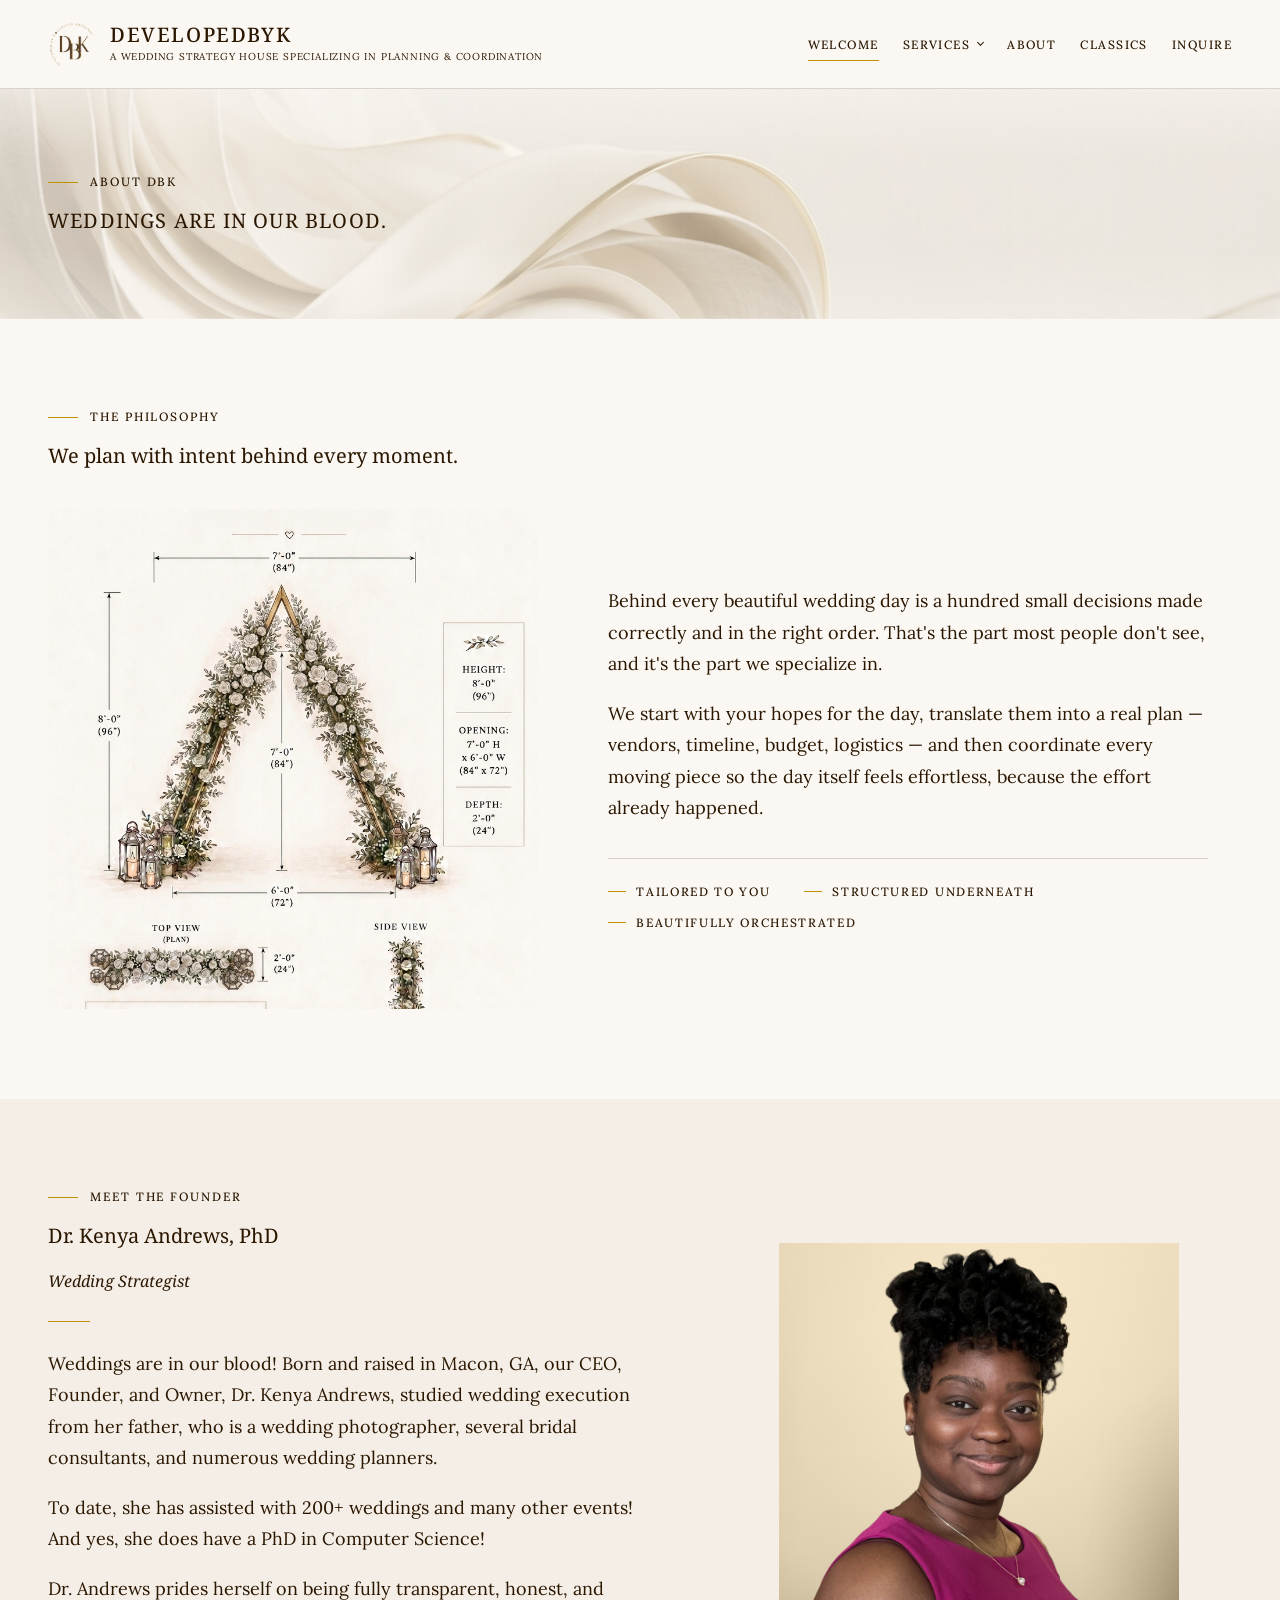
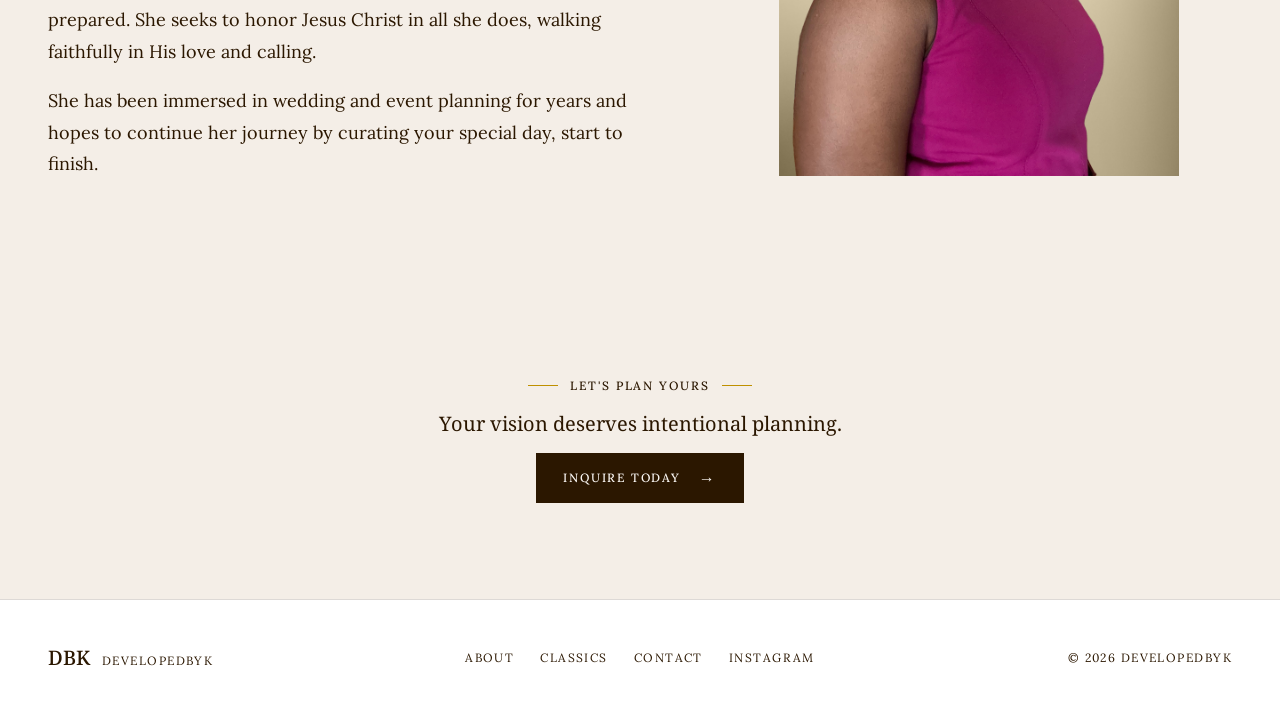
<file: about.html>
<!DOCTYPE html>
<html lang="en">
<head>
  <meta charset="UTF-8">
  <meta name="viewport" content="width=device-width, initial-scale=1.0">

  <title>About — DevelopedByK</title>
  <meta name="description" content="Meet Dr. Kenya Andrews and the philosophy behind DevelopedByK.">

  <link rel="preconnect" href="https://fonts.googleapis.com">
  <link rel="preconnect" href="https://fonts.gstatic.com" crossorigin>

  <!-- Lora = body text. Noto Serif = Droid Serif's current Google Fonts successor (headings). -->
  <link
    href="https://fonts.googleapis.com/css2?family=Noto+Serif:wght@400;500;600&family=Lora:wght@400;500;600&display=swap"
    rel="stylesheet"
  >

  <link rel="stylesheet" href="styles.css">
</head>

<body>

  <!-- =========================================================
       HEADER
  ========================================================== -->

  <header class="site-header">

    <nav class="nav">

      <a class="brand" href="index.html">

        <span class="brand-mark">
          <img src="assets/logo.png" alt="DevelopedByK">
        </span>

        <span class="brand-copy">
          <strong>DEVELOPEDBYK</strong>
          <small>A WEDDING STRATEGY HOUSE SPECIALIZING IN PLANNING &amp; COORDINATION</small>
        </span>

      </a>

      <div class="nav-links">
        <a href="index.html" class="active">WELCOME</a>

        <div class="nav-item has-sub">
          <a href="index.html#services" aria-haspopup="true">SERVICES<span class="caret" aria-hidden="true"></span></a>
          <div class="subnav">
            <a href="index.html#services">OUR SERVICES</a>
            <a href="pricing.html">PRICING</a>
          </div>
        </div>
        <a href="about.html">ABOUT</a>
        <a href="events.html">CLASSICS</a>
        <a href="booking.html">INQUIRE</a>
      </div>

      <button
        class="nav-toggle"
        type="button"
        aria-label="Open menu"
        aria-expanded="false"
        onclick="toggleMobileNav(this)"
      >
        <span></span>
        <span></span>
        <span></span>
      </button>

    </nav>

    <div class="mobile-nav" id="mobileNav">
      <a href="index.html" class="active">WELCOME</a>
      <a href="index.html#services">SERVICES</a>
      <a href="index.html#services"" class="sub">OUR SERVICES</a>
      <a href="pricing.html" class="sub">PRICING</a>
      <a href="about.html">ABOUT</a>
      <a href="events.html">CLASSICS</a>
      <a href="booking.html">INQUIRE</a>
    </div>

  </header>

  <!-- =========================================================
       HERO
  ========================================================== -->

  <main>

    <section class="page-hero">

      <img src="assets/hero-fabric.png" alt="" aria-hidden="true">

      <div class="page-hero-overlay"></div>

      <div class="page-hero-content">

        <p class="eyebrow">ABOUT DBK</p>

        <h1>Weddings are in our blood.</h1>

      </div>

    </section>


    <!-- =======================================================
         PHILOSOPHY
    ======================================================== -->

    <section class="section bg-paper">

      <div class="wrap">

        <p class="eyebrow">THE PHILOSOPHY</p>

        <h2>We plan with intent behind every moment.</h2>

        <div class="split split-image-first" style="margin-top: 40px;">

          <div class="media">
            <img src="assets/img123.png" alt="Wedding design detail">
          </div>

          <div class="copy">

            <p>
              Behind every beautiful wedding day is a hundred small decisions
              made correctly and in the right order. That's the part most
              people don't see, and it's the part we specialize in.
            </p>

            <p>
              We start with your hopes for the day, translate them into a
              real plan — vendors, timeline, budget, logistics — and then
              coordinate every moving piece so the day itself feels
              effortless, because the effort already happened.
            </p>

            <div class="keywords">
              <span>Tailored to you</span>
              <span>Structured underneath</span>
              <span>Beautifully orchestrated</span>
            </div>

          </div>

        </div>

      </div>

    </section>


    <!-- =======================================================
         FOUNDER
    ======================================================== -->

    <section class="section bg-cream">

      <div class="wrap">

        <p class="eyebrow">MEET THE FOUNDER</p>

        <div class="split split-founder">

          <div class="copy">

            <h2>Dr. Kenya Andrews, PhD</h2>

            <p class="role">Wedding Strategist</p>

            <div class="rule"></div>

            <p>
              Weddings are in our blood! Born and raised in Macon, GA, our
              CEO, Founder, and Owner, Dr. Kenya Andrews, studied wedding
              execution from her father, who is a wedding photographer,
              several bridal consultants, and numerous wedding planners.
            </p>

            <p>
              To date, she has assisted with 200+ weddings and many other
              events! And yes, she does have a PhD in Computer Science!
            </p>

            <p>
              Dr. Andrews prides herself on being fully transparent, honest,
              and prepared. She seeks to honor Jesus Christ in all she does,
              walking faithfully in His love and calling.
            </p>

            <p>
              She has been immersed in wedding and event planning for years
              and hopes to continue her journey by curating your special day,
              start to finish.
            </p>

          </div>

          <div class="media media-portrait">
            <img src="assets/2025ProHeadshot.png" alt="Dr. Kenya Andrews">
          </div>

        </div>

      </div>

    </section>

    <!-- =======================================================
         CTA
    ======================================================== -->

    <section class="cta-band">

      <p class="eyebrow center">LET'S PLAN YOURS</p>

      <h2>Your vision deserves intentional planning.</h2>

      <a href="booking.html" class="btn">
        INQUIRE TODAY
        <span>→</span>
      </a>

    </section>

  </main>

  <!-- =========================================================
       FOOTER
  ========================================================== -->

  <footer class="site-footer">

    <a href="index.html" class="footer-brand">
      <strong>DBK</strong>
      <span>DEVELOPEDBYK</span>
    </a>

    <div class="footer-links">
      <a href="about.html">ABOUT</a>
      <a href="events.html">CLASSICS</a>
      <a href="booking.html">CONTACT</a>
      <a href="https://www.instagram.com/developedbyk" target="_blank" rel="noopener noreferrer">INSTAGRAM</a>
    </div>

    <p>© 2026 DEVELOPEDBYK</p>

  </footer>

  <script src="script.js"></script>

</body>
</html>
</file>
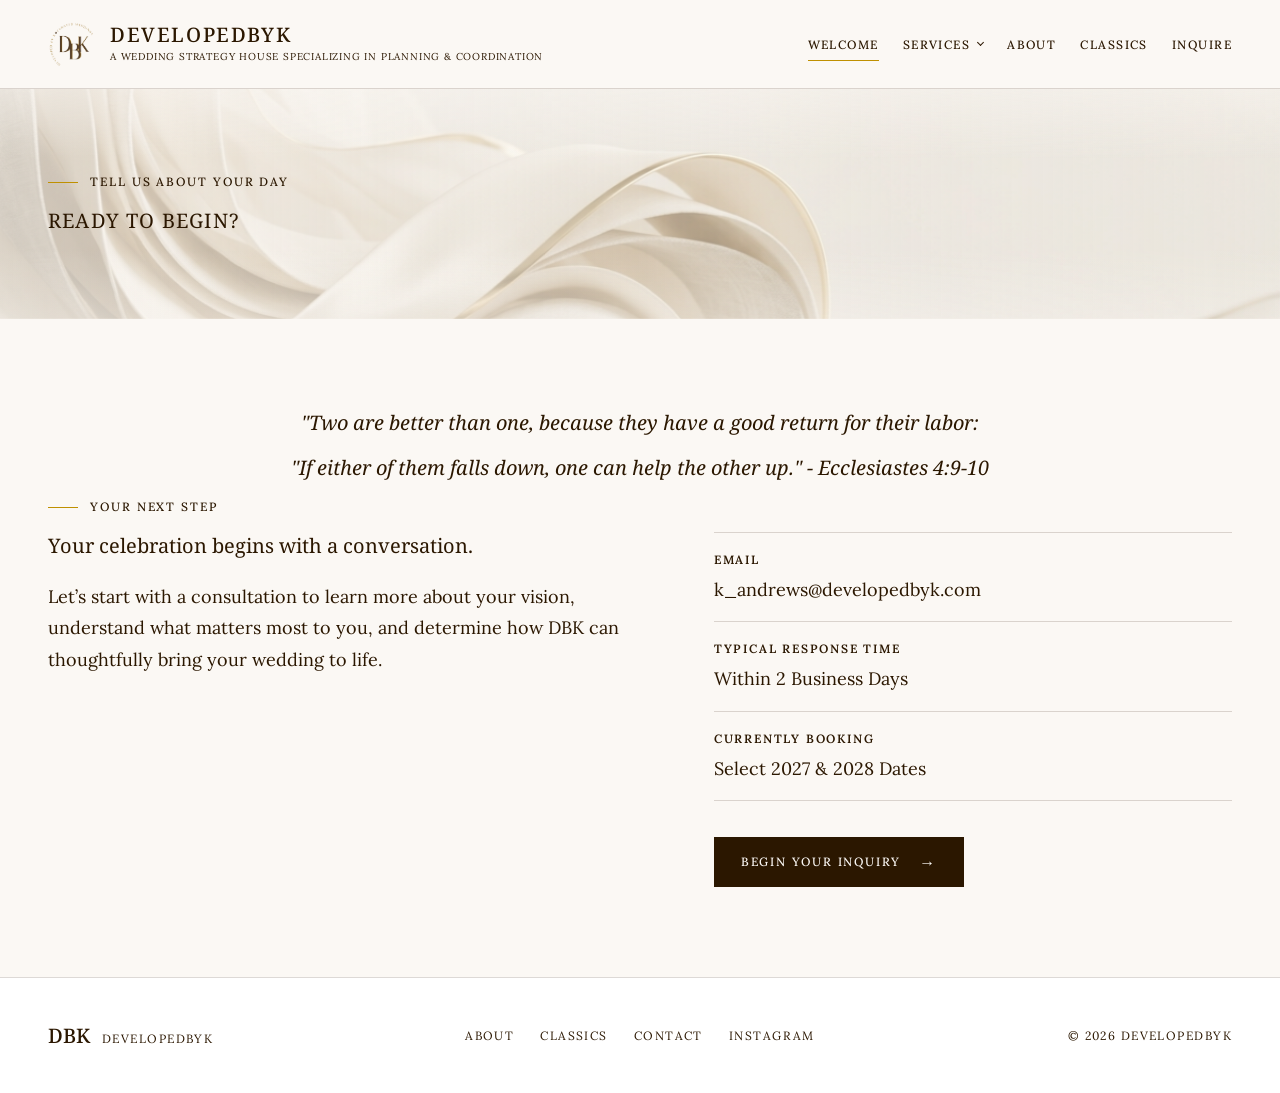
<file: booking.html>
<!DOCTYPE html>
<html lang="en">
<head>
  <meta charset="UTF-8">
  <meta name="viewport" content="width=device-width, initial-scale=1.0">

  <title>Inquire — DevelopedByK</title>
  <meta name="description" content="Begin your DevelopedByK wedding inquiry with a consultation.">

  <link rel="preconnect" href="https://fonts.googleapis.com">
  <link rel="preconnect" href="https://fonts.gstatic.com" crossorigin>

  <!-- Lora = body text. Noto Serif = Droid Serif's current Google Fonts successor (headings). -->
  <link
    href="https://fonts.googleapis.com/css2?family=Noto+Serif:wght@400;500;600&family=Lora:wght@400;500;600&display=swap"
    rel="stylesheet"
  >

  <link rel="stylesheet" href="styles.css">
</head>

<body>

  <!-- =========================================================
       HEADER
  ========================================================== -->

  <header class="site-header">

    <nav class="nav">

      <a class="brand" href="index.html">

        <span class="brand-mark">
          <img src="assets/logo.png" alt="DevelopedByK">
        </span>

        <span class="brand-copy">
          <strong>DEVELOPEDBYK</strong>
          <small>A WEDDING STRATEGY HOUSE SPECIALIZING IN PLANNING &amp; COORDINATION</small>
        </span>

      </a>

            <div class="nav-links">
        <a href="index.html" class="active">WELCOME</a>

        <div class="nav-item has-sub">
          <a href="index.html#services" aria-haspopup="true">SERVICES<span class="caret" aria-hidden="true"></span></a>
          <div class="subnav">
            <a href="index.html#services">OUR SERVICES</a>
            <a href="pricing.html">PRICING</a>
          </div>
        </div>
        <a href="about.html">ABOUT</a>
        <a href="events.html">CLASSICS</a>
        <a href="booking.html">INQUIRE</a>
      </div>

      <button
        class="nav-toggle"
        type="button"
        aria-label="Open menu"
        aria-expanded="false"
        onclick="toggleMobileNav(this)"
      >
        <span></span>
        <span></span>
        <span></span>
      </button>

    </nav>

    <div class="mobile-nav" id="mobileNav">
      <a href="index.html" class="active">WELCOME</a>
      <a href="index.html#services">SERVICES</a>
      <a href="index.html#services"" class="sub">OUR SERVICES</a>
      <a href="pricing.html" class="sub">PRICING</a>
      <a href="about.html">ABOUT</a>
      <a href="events.html">CLASSICS</a>
      <a href="booking.html">INQUIRE</a>
    </div>

  </header>

  <!-- =========================================================
       HERO
  ========================================================== -->

  <main>

    <section class="page-hero">

      <img src="assets/hero-fabric.png" alt="" aria-hidden="true">

      <div class="page-hero-overlay"></div>

      <div class="page-hero-content">

        <p class="eyebrow">TELL US ABOUT YOUR DAY</p>

        <h1>Ready to begin?</h1>

      </div>

    </section>


    <!-- =======================================================
         CONSULTATION INTRO
    ======================================================== -->

    <section class="section bg-paper">

      <div class="wrap">
        <div style="text-align: center;">
    <h2><em>"Two are better than one, because they have a good return for their labor:</em></h2>
    <h2><em>"If either of them falls down, one can help the other up." - Ecclesiastes 4:9-10</em></h2>
</div>
        <p class="eyebrow">YOUR NEXT STEP</p>

        <div class="split split-booking" style="margin-top: 10px;">

          <div class="booking-lead">

            <h2>Your celebration begins with a conversation.</h2>

            <p>
              Let’s start with a consultation to learn more about your vision,
              understand what matters most to you, and determine how DBK can
              thoughtfully bring your wedding to life.
            </p>

          </div>

          <div class="booking-copy">

          <div class="booking-details">

            <div>
              <span>EMAIL</span>
              <a href="mailto:k_andrews@developedbyk.com">k_andrews@developedbyk.com</a>
            </div>

            <div>
              <span>TYPICAL RESPONSE TIME</span>
              <strong>Within 2 Business Days</strong>
            </div>

            <div>
              <span>CURRENTLY BOOKING</span>
              <strong>Select 2027 &amp; 2028 Dates</strong>
            </div>

          </div>

          <!-- THIS IS THE BUTTON THAT OPENS THE POPUP -->

          <button type="button" class="btn" onclick="openConsultationModal()">
            BEGIN YOUR INQUIRY
            <span>→</span>
          </button>

          </div>

        </div>

      </div>

    </section>

  </main>


  <!-- =========================================================
       CONSULTATION POPUP
  ========================================================== -->

  <div class="consultation-modal" id="consultationModal" aria-hidden="true">

    <div
      class="consultation-modal-box"
      role="dialog"
      aria-modal="true"
      aria-labelledby="consultationTitle"
    >

      <button
        type="button"
        class="consultation-modal-close"
        aria-label="Close consultation information"
        onclick="closeConsultationModal()"
      >
        ×
      </button>

      <div class="consultation-modal-content">

        <p class="eyebrow">BEFORE YOU BOOK</p>

        <h2 id="consultationTitle">Let's make sure we're the right fit.</h2>

        <p>
          Thank you for your interest in trusting the DevelopedByK team to
          curate your luxury wedding. We specialize in strategy and
          coordination.
        </p>

        <p>
          From start to finish, we craft fully tailored experiences that help
          optimize for your hopes and desires while bringing efficiency and
          flow to the entire process.
        </p>

        <div class="consultation-fee">
          <span>CONSULTATION</span>
          <strong>$50</strong>
        </div>

        <p>
          A $50 consultation fee is required to secure your appointment.
          Consultations must be completed prior to booking services.
        </p>

        <p>
          This fee will be applied toward your booking fee should you choose
          to move forward. Booking fees are determined based on the scope and
          level of service requested.
        </p>

        <!-- STRIPE CONSULTATION LINK -->

        <a
          href="https://buy.stripe.com/5kQ8wO8jP20i5RU8VKfjG00"
          class="btn btn-block"
          target="_blank"
          rel="noopener noreferrer"
        >
          RESERVE YOUR CONSULTATION
          <span>→</span>
        </a>

      </div>

    </div>

  </div>

  <!-- =========================================================
       FOOTER
  ========================================================== -->

  <footer class="site-footer">

    <a href="index.html" class="footer-brand">
      <strong>DBK</strong>
      <span>DEVELOPEDBYK</span>
    </a>

    <div class="footer-links">
      <a href="about.html">ABOUT</a>
      <a href="events.html">CLASSICS</a>
      <a href="booking.html">CONTACT</a>
      <a href="https://www.instagram.com/developedbyk" target="_blank" rel="noopener noreferrer">INSTAGRAM</a>
    </div>

    <p>© 2026 DEVELOPEDBYK</p>

  </footer>

  <script src="script.js"></script>

</body>
</html>
</file>
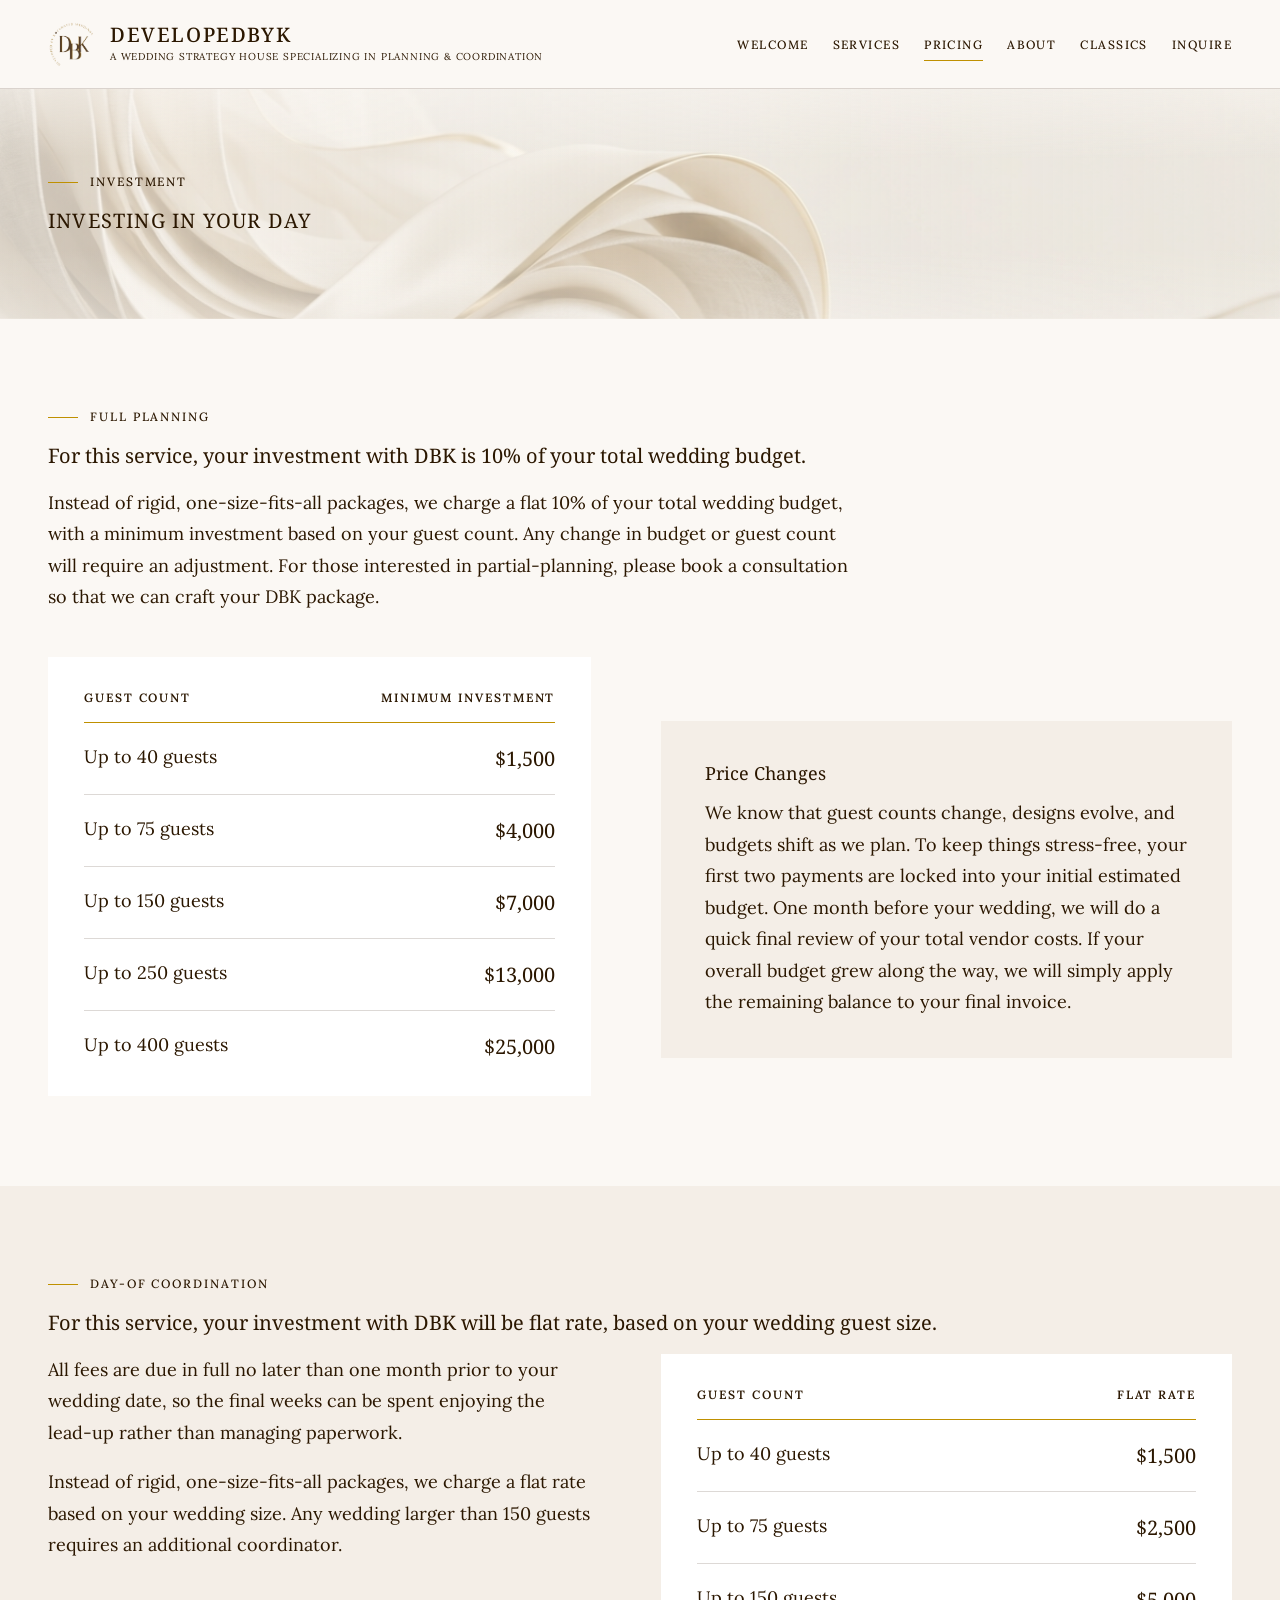
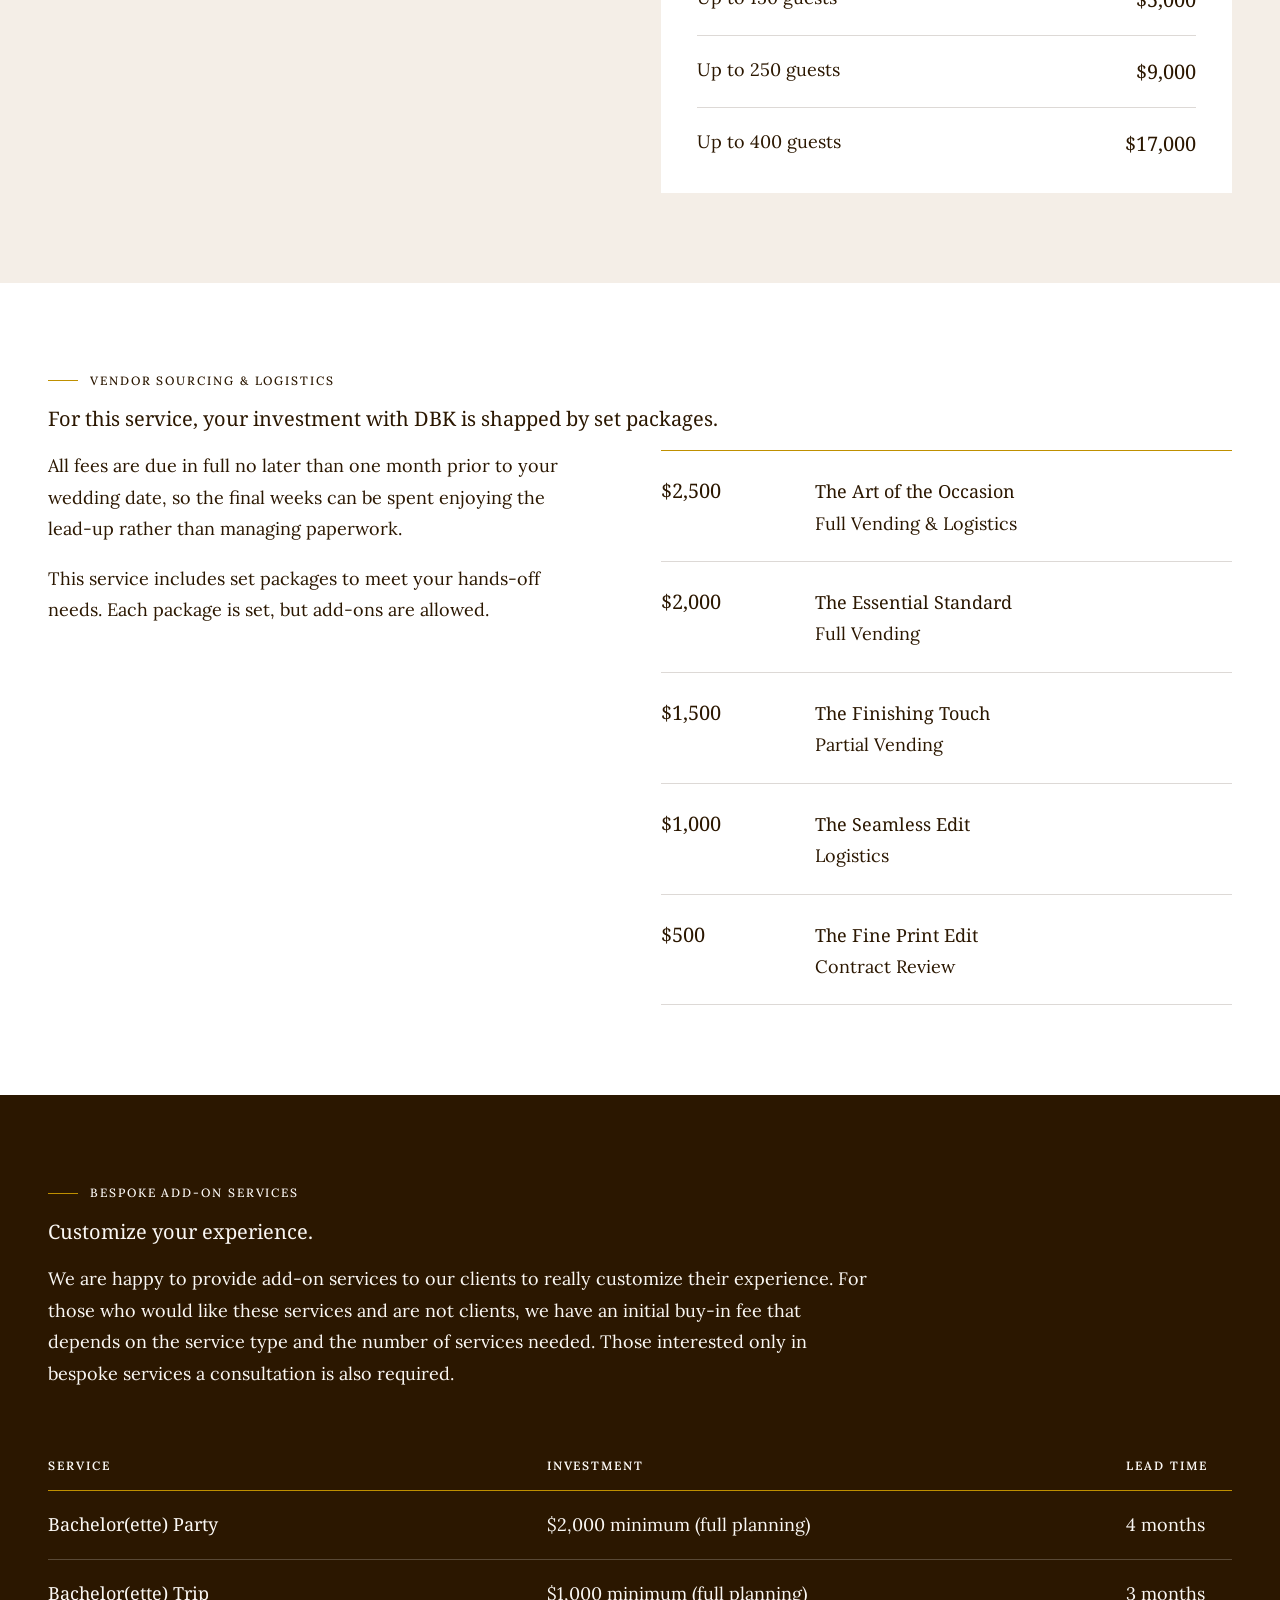
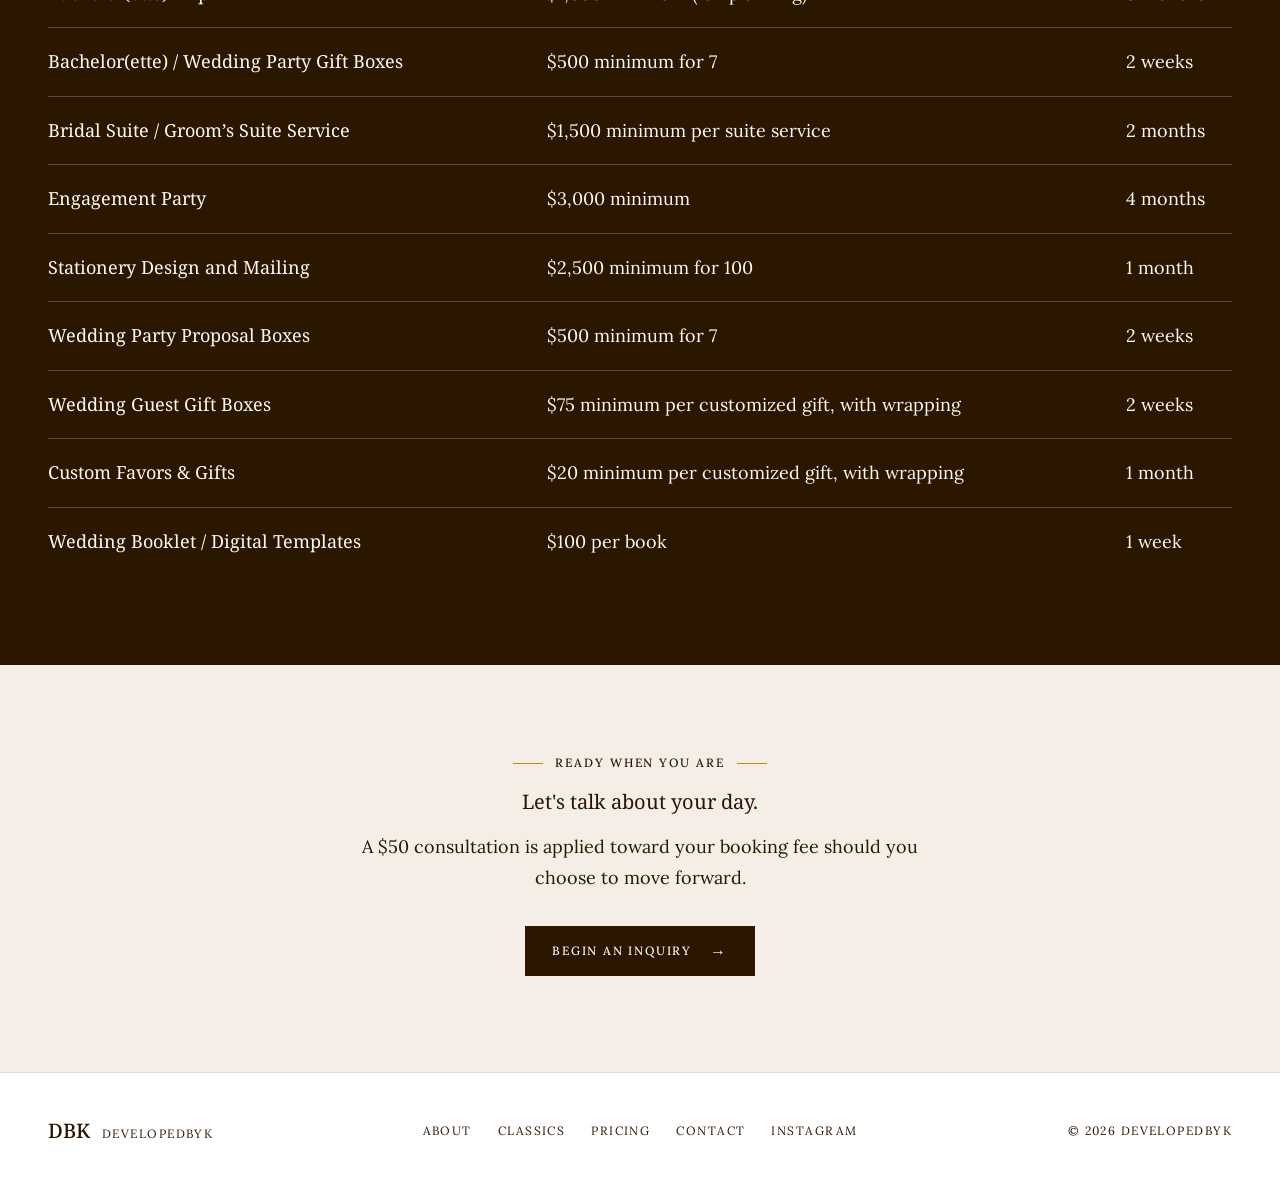
<file: pricing.html>
<!DOCTYPE html>
<html lang="en">
<head>
  <meta charset="UTF-8">
  <meta name="viewport" content="width=device-width, initial-scale=1.0">

  <title>Pricing — DevelopedByK</title>
  <meta name="description" content="Pricing for DevelopedByK full planning, day-of coordination, vendor sourcing and bespoke add-ons.">

  <link rel="preconnect" href="https://fonts.googleapis.com">
  <link rel="preconnect" href="https://fonts.gstatic.com" crossorigin>

  <!-- Lora = body text. Noto Serif = Droid Serif's current Google Fonts successor (headings). -->
  <link
    href="https://fonts.googleapis.com/css2?family=Noto+Serif:wght@400;500;600&family=Lora:wght@400;500;600&display=swap"
    rel="stylesheet"
  >

  <link rel="stylesheet" href="styles.css">
</head>

<body>

  <!-- =========================================================
       HEADER
  ========================================================== -->

  <header class="site-header">

    <nav class="nav">

      <a class="brand" href="index.html">

        <span class="brand-mark">
          <img src="assets/logo.png" alt="DevelopedByK">
        </span>

        <span class="brand-copy">
          <strong>DEVELOPEDBYK</strong>
          <small>A WEDDING STRATEGY HOUSE SPECIALIZING IN PLANNING &amp; COORDINATION</small>
        </span>

      </a>

      <div class="nav-links">
        <a href="index.html">WELCOME</a>
        <a href="index.html#services">SERVICES</a>
        <a href="pricing.html" class="active">PRICING</a>
        <a href="about.html">ABOUT</a>
        <a href="events.html">CLASSICS</a>
        <a href="booking.html">INQUIRE</a>
      </div>

      <button
        class="nav-toggle"
        type="button"
        aria-label="Open menu"
        aria-expanded="false"
        onclick="toggleMobileNav(this)"
      >
        <span></span>
        <span></span>
        <span></span>
      </button>

    </nav>

    <div class="mobile-nav" id="mobileNav">
      <a href="index.html">WELCOME</a>
      <a href="index.html#services">SERVICES</a>
      <a href="pricing.html" class="active">PRICING</a>
      <a href="about.html">ABOUT</a>
      <a href="events.html">CLASSICS</a>
      <a href="booking.html">INQUIRE</a>
    </div>

  </header>

  <!-- =========================================================
       HERO
  ========================================================== -->

  <main>

    <section class="page-hero">

      <img src="assets/hero-fabric.png" alt="" aria-hidden="true">

      <div class="page-hero-overlay"></div>

      <div class="page-hero-content">

        <p class="eyebrow">INVESTMENT</p>

        <h1>Investing in your day</h1>

      </div>

    </section>


    <!-- =======================================================
         FULL PLANNING
    ======================================================== -->

    <section class="section bg-paper" id="full-planning">

      <div class="wrap">

        <p class="eyebrow">FULL PLANNING</p>

        <h2>For this service, your investment with DBK is 10% of your total wedding budget.</h2>

        <div class="lead-copy">
          <p>
            Instead of rigid, one-size-fits-all packages, we charge a flat 10%
            of your total wedding budget, with a minimum investment based on
            your guest count. Any change in budget or guest count will require
            an adjustment. For those interested in partial-planning, please book a consultation
            so that we can craft your DBK package.
          </p>
        </div>

        <div class="split split-pricing">

          <div class="price-card">
            <table class="price-table ">
          <thead><tr><th>Guest count</th><th class="amount">Minimum investment</th></tr></thead>
          <tbody>
            <tr><td data-label="Guest count">Up to 40 guests</td><td data-label="Minimum investment" class="amount">$1,500</td></tr>
            <tr><td data-label="Guest count">Up to 75 guests</td><td data-label="Minimum investment" class="amount">$4,000</td></tr>
            <tr><td data-label="Guest count">Up to 150 guests</td><td data-label="Minimum investment" class="amount">$7,000</td></tr>
            <tr><td data-label="Guest count">Up to 250 guests</td><td data-label="Minimum investment" class="amount">$13,000</td></tr>
            <tr><td data-label="Guest count">Up to 400 guests</td><td data-label="Minimum investment" class="amount">$25,000</td></tr>
          </tbody>
        </table>
          </div>

          <!-- <div class="options">

            <div class="option">
              <p class="eyebrow">OPTION ONE</p>
              <h3>Pay in Full</h3>
              <p>
                The full service fee is paid at signing, securing your date and
                your planning team in one step. One month prior to your wedding,
                we will send an invoice containing any fee adjustments from an
                increase in budget, due three weeks prior to your wedding date.
              </p>
            </div>

            <div class="option">
              <p class="eyebrow">OPTION TWO</p>
              <h3>Scheduled Payments</h3>
              <p>
                A three-part schedule that spreads the investment across your
                planning timeline. Whether you are planning an intimate
                gathering or a grand celebration, your planning costs scale to
                the scope of your day.
              </p>
              <table class="price-table schedule">
          <thead><tr><th>Payment</th><th>Due</th></tr></thead>
          <tbody>
            <tr><td data-label="Payment">Retainer (50%)</td><td data-label="Due">At signing, to secure your date. Calculated using your starting estimated budget.</td></tr>
            <tr><td data-label="Payment">Second Payment (25%)</td><td data-label="Due">At the midpoint of your planning timeline.</td></tr>
            <tr><td data-label="Payment">Final Payment (25%)</td><td data-label="Due">No later than 30 days (1 month) prior to your wedding date.</td></tr>
          </tbody>
        </table>
            </div>

          </div>

        </div> -->

        <div class="note-box">
          <h3>Price Changes</h3>
          <p>
            We know that guest counts change, designs evolve, and budgets shift
            as we plan. To keep things stress-free, your first two payments are
            locked into your initial estimated budget. One month before your
            wedding, we will do a quick final review of your total vendor
            costs. If your overall budget grew along the way, we will simply
            apply the remaining balance to your final invoice.
          </p>
        </div>

      </div>

    </section>


    <!-- =======================================================
         DAY-OF COORDINATION
    ======================================================== -->

    <section class="section bg-cream" id="day-of">

      <div class="wrap">

        <p class="eyebrow">DAY-OF COORDINATION</p>

        <h2>For this service, your investment with DBK will be flat rate, based on your wedding guest size.</h2>

        <div class="split split-pricing">

          <div class="lead-copy">
            <p>
              All fees are due in full no later than one month prior to your
              wedding date, so the final weeks can be spent enjoying the
              lead-up rather than managing paperwork.
            </p>
            <p>
              Instead of rigid, one-size-fits-all packages, we charge a flat
              rate based on your wedding size. Any wedding larger than 150
              guests requires an additional coordinator.
            </p>
          </div>

          <div class="price-card">
            <table class="price-table ">
          <thead><tr><th>Guest count</th><th class="amount">Flat rate</th></tr></thead>
          <tbody>
            <tr><td data-label="Guest count">Up to 40 guests</td><td data-label="Flat rate" class="amount">$1,500</td></tr>
            <tr><td data-label="Guest count">Up to 75 guests</td><td data-label="Flat rate" class="amount">$2,500</td></tr>
            <tr><td data-label="Guest count">Up to 150 guests</td><td data-label="Flat rate" class="amount">$5,000</td></tr>
            <tr><td data-label="Guest count">Up to 250 guests</td><td data-label="Flat rate" class="amount">$9,000</td></tr>
            <tr><td data-label="Guest count">Up to 400 guests</td><td data-label="Flat rate" class="amount">$17,000</td></tr>
          </tbody>
        </table>
          </div>

        </div>

      </div>

    </section>


    <!-- =======================================================
         VENDOR SOURCING & LOGISTICS
    ======================================================== -->

    <section class="section bg-white" id="vendor-sourcing">

      <div class="wrap">

        <p class="eyebrow">VENDOR SOURCING &amp; LOGISTICS</p>

        <h2>For this service, your investment with DBK is shapped by set packages.</h2>

        <div class="split split-pricing">

          <div class="lead-copy">
            <p>
              All fees are due in full no later than one month prior to your
              wedding date, so the final weeks can be spent enjoying the
              lead-up rather than managing paperwork.
            </p>
            <p>
              This service includes set packages to meet your hands-off needs.
              Each package is set, but add-ons are allowed.
            </p>
          </div>

          <div class="package-list">
            <div class="package">
              <span class="package-price">$2,500</span>
              <div>
                <h3>The Art of the Occasion</h3>
                <p>Full Vending &amp; Logistics</p>
              </div>
            </div>
            <div class="package">
              <span class="package-price">$2,000</span>
              <div>
                <h3>The Essential Standard</h3>
                <p>Full Vending</p>
              </div>
            </div>
            <div class="package">
              <span class="package-price">$1,500</span>
              <div>
                <h3>The Finishing Touch</h3>
                <p>Partial Vending</p>
              </div>
            </div>
            <div class="package">
              <span class="package-price">$1,000</span>
              <div>
                <h3>The Seamless Edit</h3>
                <p>Logistics</p>
              </div>
            </div>
            <div class="package">
              <span class="package-price">$500</span>
              <div>
                <h3>The Fine Print Edit</h3>
                <p>Contract Review</p>
              </div>
            </div>
          </div>

        </div>

      </div>

    </section>


    <!-- =======================================================
         BESPOKE ADD-ONS
    ======================================================== -->

    <section class="section bg-ink" id="add-ons">

      <div class="wrap">

        <p class="eyebrow">BESPOKE ADD-ON SERVICES</p>

        <h2>Customize your experience.</h2>

        <div class="lead-copy">
          <p>
            We are happy to provide add-on services to our clients to really
            customize their experience. For those who would like these
            services and are not clients, we have an initial buy-in fee that
            depends on the service type and the number of services needed.
            Those interested only in bespoke services a consultation is also required. 
          </p>
        </div>

        <table class="price-table stack">
          <thead><tr><th>Service</th><th>Investment</th><th>Lead time</th></tr></thead>
          <tbody>
            <tr><td data-label="Service">Bachelor(ette) Party</td><td data-label="Investment">$2,000 minimum (full planning)</td><td data-label="Lead time">4 months</td></tr>
            <tr><td data-label="Service">Bachelor(ette) Trip</td><td data-label="Investment">$1,000 minimum (full planning)</td><td data-label="Lead time">3 months</td></tr>
            <tr><td data-label="Service">Bachelor(ette) / Wedding Party Gift Boxes</td><td data-label="Investment">$500 minimum for 7</td><td data-label="Lead time">2 weeks</td></tr>
            <tr><td data-label="Service">Bridal Suite / Groom’s Suite Service</td><td data-label="Investment">$1,500 minimum per suite service</td><td data-label="Lead time">2 months</td></tr>
            <tr><td data-label="Service">Engagement Party</td><td data-label="Investment">$3,000 minimum</td><td data-label="Lead time">4 months</td></tr>
            <tr><td data-label="Service">Stationery Design and Mailing</td><td data-label="Investment">$2,500 minimum for 100</td><td data-label="Lead time">1 month</td></tr>
            <tr><td data-label="Service">Wedding Party Proposal Boxes</td><td data-label="Investment">$500 minimum for 7</td><td data-label="Lead time">2 weeks</td></tr>
            <tr><td data-label="Service">Wedding Guest Gift Boxes</td><td data-label="Investment">$75 minimum per customized gift, with wrapping</td><td data-label="Lead time">2 weeks</td></tr>
            <tr><td data-label="Service">Custom Favors &amp; Gifts</td><td data-label="Investment">$20 minimum per customized gift, with wrapping</td><td data-label="Lead time">1 month</td></tr>
            <tr><td data-label="Service">Wedding Booklet / Digital Templates</td><td data-label="Investment">$100 per book</td><td data-label="Lead time">1 week</td></tr>
          </tbody>
        </table>

      </div>

    </section>

    <!-- =======================================================
         CTA
    ======================================================== -->

    <section class="cta-band">

      <p class="eyebrow center">READY WHEN YOU ARE</p>

      <h2>Let's talk about your day.</h2>

      <p>A $50 consultation is applied toward your booking fee should you choose to move forward.</p>

      <a href="booking.html" class="btn">
        BEGIN AN INQUIRY
        <span>→</span>
      </a>

    </section>

  </main>

  <!-- =========================================================
       FOOTER
  ========================================================== -->

  <footer class="site-footer">

    <a href="index.html" class="footer-brand">
      <strong>DBK</strong>
      <span>DEVELOPEDBYK</span>
    </a>

    <div class="footer-links">
      <a href="about.html">ABOUT</a>
      <a href="events.html">CLASSICS</a>
      <a href="pricing.html">PRICING</a>
      <a href="booking.html">CONTACT</a>
      <a href="https://www.instagram.com/developedbyk" target="_blank" rel="noopener noreferrer">INSTAGRAM</a>
    </div>

    <p>© 2026 DEVELOPEDBYK</p>

  </footer>

  <script src="script.js"></script>

</body>
</html>
</file>
<file: styles.css>
/* ============================================================
   DEVELOPEDBYK — MASTER STYLESHEET
   Palette : #FFFFFF  #2B1700  #FBF8F4  #F4EEE7   Accent: #BF9000
   Type    : Droid Serif (h1/h2/h3)  ·  Lora (body)
   Scale   : headings/subtitles max 20px · body 18px · eyebrows 12px
============================================================ */


/* ============================================================
   TOKENS
============================================================ */

:root {
  --white: #ffffff;
  --ink:   #2B1700;
  --paper: #FBF8F4;
  --cream: #F4EEE7;
  --gold:  #BF9000;
  --line:  rgba(43, 23, 0, .16);

  /* Droid Serif is no longer hosted by Google Fonts; Noto Serif is its
     direct successor and loads in its place. */
  --font-head: "Droid Serif", "Noto Serif", Georgia, serif;
  --font-body: "Lora", Georgia, serif;

  --size-head: 20px;
  --size-body: 18px;
  --size-eyebrow: 12px;

  --wrap: min(1200px, calc(100% - 96px));
}


/* ============================================================
   RESET & BASE
============================================================ */

* { box-sizing: border-box; }

html { scroll-behavior: smooth; }

body {
  margin: 0;
  background: var(--white);
  color: var(--ink);
  font-family: var(--font-body);
  font-size: var(--size-body);
  line-height: 1.75;
  -webkit-font-smoothing: antialiased;
}

img { display: block; max-width: 100%; }

a { color: inherit; text-decoration: none; }

button { font: inherit; color: inherit; }

h1, h2, h3, p { margin-top: 0; }

h1, h2, h3 {
  font-family: var(--font-head);
  font-weight: 400;
  line-height: 1.35;
  letter-spacing: 0;
}

h1, h2 { font-size: var(--size-head); }

h3 { font-size: 18px; }

:focus-visible {
  outline: 2px solid var(--gold);
  outline-offset: 3px;
}

body.modal-open { overflow: hidden; }

.wrap {
  width: var(--wrap);
  margin: 0 auto;
}

.wrap-wide { width: min(1320px, calc(100% - 96px)); margin: 0 auto; }

/* Section scaffolding */

.section { padding: 90px 0; }

.bg-white { background: var(--white); }
.bg-paper { background: var(--paper); }
.bg-cream { background: var(--cream); }
.bg-ink   { background: var(--ink); color: var(--paper); }

.bg-ink p { color: var(--paper); }

/* Headings stay on one line on wide screens */
@media (min-width: 1100px) {
  h1, h2, .subtitle { white-space: nowrap; }
}

@media (min-width: 1200px) {
  .page-hero .page-hero-content .hero-text { max-width: none; white-space: nowrap; }
}

.subtitle {
  margin: 0 0 22px;
  font-family: var(--font-head);
  font-size: var(--size-head);
  line-height: 1.35;
}

.section-lead {
  max-width: 640px;
  margin: 0 0 50px;
}

.section h2 { margin: 0 0 18px; }


/* ============================================================
   EYEBROW  (12px · gold line)
============================================================ */

.eyebrow {
  display: flex;
  align-items: center;
  gap: 12px;

  margin: 0 0 16px;

  font-family: var(--font-body);
  font-size: var(--size-eyebrow);
  font-weight: 500;
  line-height: 1.4;
  letter-spacing: .16em;
  text-transform: uppercase;
}

.eyebrow::before {
  content: "";
  flex: 0 0 30px;
  height: 1px;
  background: var(--gold);
}

.eyebrow.center { justify-content: center; }

.eyebrow.center::after {
  content: "";
  flex: 0 0 30px;
  height: 1px;
  background: var(--gold);
}


/* ============================================================
   HEADER
============================================================ */

.site-header {
  position: relative;
  z-index: 100;
  background: var(--paper);
  border-bottom: 1px solid var(--line);
}

.nav {
  width: var(--wrap);
  min-height: 88px;
  margin: 0 auto;

  display: flex;
  align-items: center;
  justify-content: space-between;
  gap: 30px;
}

.brand {
  display: flex;
  align-items: center;
  gap: 14px;
  min-width: 0;
}

.brand-mark {
  width: 48px;
  height: 48px;
  flex: 0 0 48px;
  display: flex;
  align-items: center;
  justify-content: center;
}

.brand-mark img {
  width: 100%;
  height: 100%;
  object-fit: contain;
}

.brand-copy {
  display: flex;
  flex-direction: column;
  gap: 5px;
}

.brand-copy strong {
  font-family: var(--font-head);
  font-size: var(--size-head);
  font-weight: 500;
  letter-spacing: .08em;
  line-height: 1;
}

.brand-copy small {
  font-size: 10px;
  line-height: 1.3;
  letter-spacing: .08em;
  white-space: nowrap;
}

.nav-links {
  display: flex;
  align-items: center;
  gap: 24px;
}

.nav-links a {
  position: relative;
  padding: 8px 0;

  font-size: var(--size-eyebrow);
  font-weight: 500;
  letter-spacing: .12em;
}

.nav-links a::after {
  content: "";
  position: absolute;
  left: 0;
  bottom: 2px;

  width: 0;
  height: 1px;

  background: var(--gold);
  transition: width .25s ease;
}

.nav-links a:hover::after,
.nav-links a.active::after { width: 100%; }

/* Services dropdown */

.nav-item {
  position: relative;
  display: flex;
  align-items: center;
  align-self: stretch;
}

.nav-item > a { display: inline-flex; align-items: center; }

.caret {
  width: 5px;
  height: 5px;
  margin: -3px 0 0 8px;

  border-right: 1px solid currentColor;
  border-bottom: 1px solid currentColor;
  transform: rotate(45deg);
}

.subnav {
  position: absolute;
  top: 100%;
  left: -22px;
  z-index: 200;

  min-width: 220px;
  padding: 10px 0;

  background: var(--paper);
  border: 1px solid var(--line);
  box-shadow: 0 14px 30px rgba(43, 23, 0, .10);

  opacity: 0;
  visibility: hidden;
  transform: translateY(6px);
  transition: opacity .2s ease, transform .2s ease, visibility .2s;
}

.nav-item:hover .subnav,
.nav-item:focus-within .subnav {
  opacity: 1;
  visibility: visible;
  transform: none;
}

.nav-links .subnav a {
  display: block;
  padding: 12px 24px;
  white-space: nowrap;
}

.nav-links .subnav a::after { display: none; }

.nav-links .subnav a:hover,
.nav-links .subnav a.active { background: var(--cream); }

.nav-toggle {
  display: none;

  width: 40px;
  height: 40px;
  padding: 8px;

  border: 1px solid var(--line);
  background: transparent;
  cursor: pointer;
}

.nav-toggle span {
  display: block;
  width: 100%;
  height: 1px;
  margin: 5px 0;
  background: var(--ink);
}

.mobile-nav {
  display: none;
  border-top: 1px solid var(--line);
  background: var(--paper);
}

.mobile-nav.open {
  display: flex;
  flex-direction: column;
}

.mobile-nav a {
  padding: 16px 28px;
  border-bottom: 1px solid var(--line);

  font-size: var(--size-eyebrow);
  font-weight: 500;
  letter-spacing: .12em;
}

.mobile-nav a:last-child { border-bottom: 0; }

.mobile-nav a.active { box-shadow: inset 3px 0 0 var(--gold); }

.mobile-nav a.sub { padding-left: 48px; }


/* ============================================================
   PAGE HERO  (the booking-page banner, used on every page)
============================================================ */

.page-hero {
  position: relative;
  min-height: 230px;
  display: flex;
  overflow: hidden;
  background: var(--cream);
}

.page-hero > img {
  position: absolute;
  inset: 0;

  width: 100%;
  height: 100%;

  object-fit: cover;
  object-position: center 40%;
  opacity: .72;

  animation: hero-fade 1.1s ease-out both;
}

@keyframes hero-fade {
  from { opacity: 0; }
  to   { opacity: .72; }
}

/* soft left-to-right wash plus a gentle top/bottom blend so the
   banner melts into the header and the section below it */
.page-hero-overlay {
  position: absolute;
  inset: 0;

  background:
    linear-gradient(
      180deg,
      rgba(251, 248, 244, .45) 0%,
      rgba(251, 248, 244, 0) 30%,
      rgba(251, 248, 244, 0) 70%,
      rgba(251, 248, 244, .30) 100%
    ),
    linear-gradient(
      90deg,
      rgba(251, 248, 244, .62) 0%,
      rgba(251, 248, 244, .30) 55%,
      rgba(251, 248, 244, .08) 100%
    );
}

.page-hero-content {
  position: relative;
  z-index: 2;

  width: var(--wrap);
  margin: auto;
  padding: 40px 0;

  display: flex;
  flex-direction: column;
  justify-content: center;
}

.page-hero-content h1 {
  margin: 0;
  text-transform: uppercase;
  letter-spacing: .06em;
}

.page-hero-content .hero-text {
  max-width: 760px;
  margin: 14px 0 0;
}


/* ============================================================
   LUXURY HERO  (home page: centred, framed, slow settle)
============================================================ */

.page-hero--lux {
  min-height: 400px;
  background: linear-gradient(180deg, var(--paper) 0%, var(--white) 100%);
}

/* no hairline between the header and the home hero */
body.home .site-header { border-bottom-color: transparent; }

.page-hero--lux > img {
  object-position: center 45%;
  opacity: .95;
  animation: hero-settle 2.6s cubic-bezier(.2, .6, .2, 1) both;
}

@keyframes hero-settle {
  from { opacity: 0; transform: scale(1.07); }
  to   { opacity: .95; transform: scale(1); }
}

/* a soft cream pool behind the type; the folds and gold thread
   stay visible toward the edges */
.page-hero--lux .page-hero-overlay {
  background: radial-gradient(
    ellipse 62% 95% at 50% 50%,
    rgba(251, 248, 244, .86) 0%,
    rgba(251, 248, 244, .62) 55%,
    rgba(251, 248, 244, .12) 100%
  );
}

/* seamless: the photo dissolves into the header colour at the top and
   into the next section's colour at the bottom */
.page-hero--lux > img,
.page-hero--lux .page-hero-overlay {
  -webkit-mask-image: linear-gradient(180deg, transparent 0%, #000 32%, #000 66%, transparent 100%);
          mask-image: linear-gradient(180deg, transparent 0%, #000 32%, #000 66%, transparent 100%);
}

.page-hero--lux .page-hero-content {
  align-items: center;
  text-align: center;
  padding: 70px 0;
}

.page-hero--lux h1 { letter-spacing: .2em; }

.page-hero--lux .hero-text { margin: 0 auto 30px; max-width: 760px; }

/* gold hairline with a small diamond */
.lux-divider {
  position: relative;
  width: 90px;
  height: 1px;
  margin: 22px 0 22px;
  background: var(--gold);
}

.lux-divider::after {
  content: "";
  position: absolute;
  left: 50%;
  top: 50%;
  width: 7px;
  height: 7px;
  background: var(--paper);
  border: 1px solid var(--gold);
  transform: translate(-50%, -50%) rotate(45deg);
}


/* ============================================================
   BUTTONS & LINKS
============================================================ */

.btn {
  display: inline-flex;
  align-items: center;
  justify-content: space-between;
  gap: 18px;

  padding: 16px 26px;

  border: 1px solid var(--ink);
  background: var(--ink);
  color: var(--paper);

  font-family: var(--font-body);
  font-size: var(--size-eyebrow);
  font-weight: 500;
  letter-spacing: .15em;
  text-transform: uppercase;
  line-height: 1.2;

  cursor: pointer;
  transition: box-shadow .2s ease;
}

.btn:hover { box-shadow: inset 0 -3px 0 var(--gold); }

.btn span { font-size: 16px; line-height: 1; }

.btn-block { width: 100%; }

.btn-compact {
  width: fit-content;
  padding: 14px 28px;
  justify-content: center;
}

.text-link {
  display: inline-block;
  padding-bottom: 4px;

  border-bottom: 1px solid var(--gold);

  font-size: var(--size-eyebrow);
  font-weight: 500;
  letter-spacing: .15em;
  text-transform: uppercase;
}

.hero-link { margin-top: 26px; align-self: flex-start; }


/* ============================================================
   DBK AESTHETIC (dark band + clickable gallery)
============================================================ */

.aesthetic-section { padding: 90px 0 70px; }

.aesthetic-section .wrap { margin-bottom: 36px; }

.aesthetic-section h2,
.aesthetic-section .subtitle { margin: 0; }

.gallery {
  position: relative;
  width: var(--wrap);
  margin: 0 auto;
  padding: 0 60px;
}

.gallery-track {
  display: grid;
  grid-template-columns: repeat(4, minmax(0, 1fr));
  gap: 12px;
  overflow: hidden;
}

.gallery-slot {
  min-width: 0;
  height: 270px;
  padding: 0;
  overflow: hidden;

  border: 0;
  background: rgba(43, 23, 0, .06);
  cursor: zoom-in;
}

.gallery-slot img {
  width: 100%;
  height: 100%;
  object-fit: cover;
  object-position: center;
  transition: transform .5s ease;
}

.gallery-slot:hover img { transform: scale(1.03); }

.gallery-arrow {
  position: absolute;
  top: 50%;
  z-index: 5;

  width: 44px;
  height: 44px;
  padding: 0;

  display: flex;
  align-items: center;
  justify-content: center;

  border: 1px solid rgba(43, 23, 0, .45);
  border-radius: 50%;
  background: rgba(251, 248, 244, .9);
  color: var(--ink);

  font-size: 18px;
  line-height: 1;
  cursor: pointer;

  transform: translateY(-50%);
  transition: background .2s ease, border-color .2s ease;
}

.gallery-arrow:hover { background: var(--gold); border-color: var(--gold); color: var(--white); }

.gallery-arrow.prev { left: 4px; }
.gallery-arrow.next { right: 4px; }

.gallery-dots {
  display: flex;
  justify-content: center;
  gap: 8px;
  margin-top: 22px;
}

.gallery-dots span {
  width: 7px;
  height: 7px;
  border: 1px solid var(--ink);
  border-radius: 50%;
}

.gallery-dots span.active { background: var(--gold); border-color: var(--gold); }

.aesthetic-caption {
  display: flex;
  align-items: center;
  justify-content: center;
  gap: 12px;

  margin: 20px 0 0;

  font-size: var(--size-eyebrow);
  letter-spacing: .16em;
  text-transform: uppercase;
}

.aesthetic-caption::before {
  content: "";
  width: 30px;
  height: 1px;
  background: var(--gold);
}


/* ============================================================
   SERVICES
============================================================ */

.service-grid {
  display: grid;
  grid-template-columns: repeat(4, minmax(0, 1fr));
  gap: 18px;
  align-items: stretch;
}

.service-card {
  min-width: 0;
  color: var(--ink);
  display: flex;
  flex-direction: column;
  background: var(--white);
}

.service-image {
  width: 100%;
  height: 220px;
  overflow: hidden;
}

.service-image img {
  width: 100%;
  height: 100%;
  object-fit: cover;
  transition: transform .5s ease;
}

.service-card:hover .service-image img { transform: scale(1.04); }

.bg-ink .service-card p { color: var(--ink); }

.service-content {
  display: flex;
  flex: 1;
  flex-direction: column;
  padding: 26px 22px 28px;
}

.service-content h3 { margin-bottom: 14px; }

.service-content p {
  flex: 1;
  margin-bottom: 24px;
}

.service-content .text-link { align-self: flex-start; }


/* ============================================================
   SPLIT LAYOUTS (copy + image)
============================================================ */

.split {
  display: grid;
  grid-template-columns: 1fr 1fr;
  gap: 70px;
  align-items: center;
}

.split-founder { grid-template-columns: 1.1fr .9fr; gap: 60px; }

.split-image-first { grid-template-columns: .88fr 1.12fr; gap: 70px; }

.media {
  width: 100%;
  height: 500px;
  overflow: hidden;
  background: var(--cream);
}

.media-tall { height: 560px; }

.media img {
  width: 100%;
  height: 100%;
  object-fit: cover;
  object-position: center;
}

.media-top img { object-position: center 25%; }

/* Home page founder: smaller, cropped closer to the head, more of the lower photo */
.media-founder {
  width: 100%;
  max-width: 420px;
  height: 460px;
  justify-self: center;
}

.media-founder img { object-position: center 78%; }

/* About page founder: shown whole, so the top of the head is never cut off */
.media-portrait {
  width: 100%;
  max-width: 400px;
  height: auto;
  justify-self: center;
}

.media-portrait img {
  height: auto;
  object-fit: contain;
}

.copy { max-width: 600px; }

.copy p { margin-bottom: 18px; }

.keywords {
  display: flex;
  flex-wrap: wrap;
  gap: 10px 34px;

  margin: 34px 0 0;
  padding-top: 22px;

  border-top: 1px solid var(--line);
}

.keywords span {
  display: flex;
  align-items: center;
  gap: 10px;

  font-size: var(--size-eyebrow);
  font-weight: 500;
  letter-spacing: .14em;
  text-transform: uppercase;
}

.keywords span::before {
  content: "";
  width: 18px;
  height: 1px;
  background: var(--gold);
}

.role {
  margin: 4px 0 0;
  font-family: var(--font-head);
  font-size: 16px;
  font-style: italic;
}

.rule {
  width: 42px;
  height: 1px;
  margin: 26px 0;
  background: var(--gold);
}

.signature {
  margin: 30px 0 6px;
  font-family: var(--font-head);
  font-size: var(--size-head);
  line-height: 1;
}


/* ============================================================
   PROCESS
============================================================ */

.process-grid {
  display: grid;
  grid-template-columns: repeat(5, 1fr);
  border-top: 1px solid var(--gold);
}

.bg-ink .process-step { border-color: rgba(251, 248, 244, .22); }

.process-step {
  min-height: 230px;
  padding: 26px 22px 26px 0;
  border-right: 1px solid var(--line);
}

.process-step:not(:first-child) { padding-left: 22px; }

.process-step:last-child { border-right: 0; }

.process-step > span {
  color: var(--gold);
  font-family: var(--font-head);
  font-size: 16px;
  font-weight: 500;
}

.process-step h3 { margin: 16px 0 10px; }

.process-step p { margin: 0; }


/* ============================================================
   FAQ
============================================================ */

.faq-list { border-top: 1px solid var(--line); }

.faq-list details { border-bottom: 1px solid var(--line); }

.faq-list summary {
  display: flex;
  align-items: center;
  justify-content: space-between;

  padding: 22px 0;

  font-family: var(--font-head);
  font-size: 18px;
  cursor: pointer;
  list-style: none;
}

.faq-list summary::-webkit-details-marker { display: none; }

.faq-list summary span {
  color: var(--ink);
  font-family: var(--font-body);
  font-size: 18px;
}

.faq-list details[open] summary span { transform: rotate(45deg); }

.faq-list details p {
  max-width: 700px;
  margin: 0;
  padding: 0 0 24px;
}


/* ============================================================
   CTA BAND
============================================================ */

.cta-band {
  padding: 90px 48px 96px;
  text-align: center;
  background: var(--cream);
}

.cta-band h2 { margin: 0 auto 16px; }

.cta-band p:not(.eyebrow) {
  max-width: 580px;
  margin: 0 auto 32px;
}


/* ============================================================
   FOOTER
============================================================ */

.site-footer {
  padding: 40px max(48px, calc((100vw - 1200px) / 2));

  display: grid;
  grid-template-columns: 1fr auto 1fr;
  gap: 30px;
  align-items: center;

  background: var(--white);
  border-top: 1px solid var(--line);
}

.footer-brand {
  display: flex;
  align-items: baseline;
  gap: 12px;
}

.footer-brand strong {
  font-family: var(--font-head);
  font-size: var(--size-head);
  font-weight: 500;
}

.footer-brand span,
.footer-links a,
.site-footer > p {
  font-size: var(--size-eyebrow);
  letter-spacing: .12em;
}

.footer-links { display: flex; gap: 26px; }

.footer-links a:hover { text-decoration: underline; text-decoration-color: var(--gold); text-underline-offset: 4px; }

.site-footer > p { margin: 0; text-align: right; }


/* ============================================================
   BOOKING PAGE
============================================================ */

.split-booking {
  grid-template-columns: 1.15fr 1fr;
  gap: 70px;
  align-items: start;
}

.booking-lead { max-width: 640px; }

.booking-lead h2 { margin-bottom: 22px; }

.booking-lead p { margin: 0; }

.booking-copy { max-width: 600px; }


.booking-details {
  margin-bottom: 36px;
  border-top: 1px solid var(--line);
}

.booking-details > div {
  padding: 16px 0;

  display: flex;
  flex-direction: column;
  gap: 4px;

  border-bottom: 1px solid var(--line);
}

.booking-details span {
  font-size: var(--size-eyebrow);
  font-weight: 600;
  letter-spacing: .15em;
}

.booking-details strong,
.booking-details a {
  font-size: var(--size-body);
  font-weight: 400;
}

.booking-details a:hover { text-decoration: underline; text-decoration-color: var(--gold); text-underline-offset: 4px; }


/* CONSULTATION MODAL */

.consultation-modal {
  position: fixed;
  inset: 0;
  z-index: 99999;

  display: none;
  align-items: center;
  justify-content: center;

  padding: 25px;
  background: rgba(43, 23, 0, .78);
}

.consultation-modal.open { display: flex; }

.consultation-modal-box {
  position: relative;

  width: min(650px, 100%);
  max-height: calc(100vh - 50px);
  overflow-y: auto;

  background: var(--paper);
  border-top: 3px solid var(--gold);
}

.consultation-modal-close {
  position: absolute;
  top: 16px;
  right: 16px;
  z-index: 2;

  width: 38px;
  height: 38px;
  padding: 0;

  display: flex;
  align-items: center;
  justify-content: center;

  border: 1px solid var(--line);
  background: var(--paper);
  color: var(--ink);

  font-size: 20px;
  line-height: 1;
  cursor: pointer;
}

.consultation-modal-close:hover { background: var(--ink); color: var(--paper); }

.consultation-modal-content { padding: 56px 56px 50px; }

.consultation-modal-content h2 { margin-bottom: 24px; }

.consultation-modal-content > p:not(.eyebrow) { margin-bottom: 16px; }

.consultation-fee {
  display: flex;
  align-items: baseline;
  justify-content: space-between;

  margin: 28px 0;
  padding: 18px 0;

  border-top: 1px solid var(--line);
  border-bottom: 1px solid var(--line);
}

.consultation-fee span {
  font-size: var(--size-eyebrow);
  letter-spacing: .15em;
}

.consultation-fee strong {
  font-family: var(--font-head);
  font-size: var(--size-head);
  font-weight: 500;
}

.consultation-modal-content .btn { margin-top: 26px; }


/* ============================================================
   PRICING PAGE
============================================================ */

.lead-copy { max-width: 820px; margin-bottom: 44px; }

.lead-copy p { margin-bottom: 18px; }

.split-pricing {
  grid-template-columns: 1fr 1.05fr;
  gap: 70px;
  align-items: start;
}

.split-pricing > .lead-copy { margin-bottom: 0; }

.price-card {
  padding: 8px 36px 14px;
  background: var(--white);
}

.price-table {
  width: 100%;
  border-collapse: collapse;
}

.price-table th {
  padding: 22px 0 14px;

  border-bottom: 1px solid var(--gold);

  font-size: var(--size-eyebrow);
  font-weight: 600;
  letter-spacing: .16em;
  text-align: left;
  text-transform: uppercase;
}

.price-table td {
  padding: 18px 0;
  border-bottom: 1px solid var(--line);
  vertical-align: top;
}

.price-table tr:last-child td { border-bottom: 0; }

.price-table .amount {
  padding-left: 20px;
  text-align: right;
  white-space: nowrap;
}

.price-table td.amount {
  font-family: var(--font-head);
  font-size: var(--size-head);
}

.price-table.schedule td:first-child {
  padding-right: 24px;
  font-family: var(--font-head);
  white-space: nowrap;
}

.price-table.schedule { margin-top: 10px; }

.option { padding-bottom: 36px; }

.option + .option { padding-top: 36px; border-top: 1px solid var(--line); }

.option:last-child { padding-bottom: 0; }

.option h3 { margin-bottom: 12px; }

.option p:not(.eyebrow) { margin-bottom: 14px; }

.note-box {
  margin-top: 64px;
  padding: 40px 44px;
  background: var(--cream);
}

.note-box h3 { margin-bottom: 12px; }

.note-box p { max-width: 900px; margin: 0; }

.package { 
  display: grid;
  grid-template-columns: 130px 1fr;
  gap: 24px;
  align-items: baseline;

  padding: 22px 0;
  border-bottom: 1px solid var(--line);
}

.package:first-child { border-top: 1px solid var(--gold); }

.package-price {
  font-family: var(--font-head);
  font-size: var(--size-head);
}

.package h3 { margin-bottom: 4px; }

.package p { margin: 0; }

/* add-ons table on the dark band */
.bg-ink .price-table th { border-bottom-color: var(--gold); }

.bg-ink .price-table td { border-bottom-color: rgba(251, 248, 244, .22); }

.price-table.stack td:first-child { padding-right: 28px; font-family: var(--font-head); }

.price-table.stack td:nth-child(2) { padding-right: 28px; }

.price-table.stack td:last-child { white-space: nowrap; }


/* ============================================================
   CLASSICS PAGE
============================================================ */

.events-intro {
  max-width: 760px;
  margin: 0 0 44px;
}

.gallery-grid {
  display: grid;
  grid-template-columns: repeat(2, minmax(0, 1fr));
  gap: 40px 30px;
}

.gallery-card {
  display: block;
  width: 100%;
  min-width: 0;
  padding: 0;

  border: 0;
  background: transparent;
  text-align: left;
  cursor: pointer;
}

.gallery-card-img {
  display: block;
  overflow: hidden;
  background: var(--cream);
}

.gallery-card-img img {
  width: 100%;
  height: 360px;
  object-fit: cover;
  object-position: center;
  transition: transform .5s ease;
}

.gallery-card:hover .gallery-card-img img { transform: scale(1.03); }

.gallery-caption {
  display: block;
  padding: 18px 0 0;
  border-top: 1px solid transparent;
}

.gallery-caption .name {
  display: block;
  margin-bottom: 8px;

  font-family: var(--font-head);
  font-size: 18px;
  line-height: 1.3;
}

.gallery-caption .detail,
.gallery-caption .meta {
  display: block;
  font-size: var(--size-body);
  line-height: 1.7;
}

.gallery-caption .meta { margin-top: 4px; font-size: 16px; opacity: .75; }

.gallery-card:hover .gallery-caption .name {
  text-decoration: underline;
  text-decoration-color: var(--gold);
  text-underline-offset: 5px;
}


/* ============================================================
   LIGHTBOX  (Classics events + DBK Aesthetic images)
============================================================ */

.lightbox {
  position: fixed;
  inset: 0;
  z-index: 100000;

  display: none;
  background: rgba(43, 23, 0, .95);
}

.lightbox.open { display: flex; }

.lightbox-stage {
  position: relative;

  width: 100%;
  height: 100%;
  padding: 64px 90px 84px;

  display: flex;
  align-items: center;
  justify-content: center;
}

.lightbox-image-wrap {
  max-width: 100%;
  max-height: 100%;
  display: flex;
}

.lightbox-image-wrap img {
  max-width: 100%;
  max-height: calc(100vh - 150px);
  object-fit: contain;
  box-shadow: 0 20px 60px rgba(0, 0, 0, .35);
}

.lightbox-close,
.lightbox-arrow {
  position: absolute;

  display: flex;
  align-items: center;
  justify-content: center;

  padding: 0;

  border: 1px solid rgba(251, 248, 244, .55);
  background: transparent;
  color: var(--paper);
  line-height: 1;
  cursor: pointer;

  transition: background .2s ease, border-color .2s ease;
}

.lightbox-close:hover,
.lightbox-arrow:hover { background: var(--gold); border-color: var(--gold); }

.lightbox-close {
  top: 20px;
  right: 20px;
  width: 42px;
  height: 42px;
  font-size: 20px;
}

.lightbox-arrow {
  top: 50%;
  width: 46px;
  height: 46px;
  border-radius: 50%;
  font-size: 20px;
  transform: translateY(-50%);
}

.lightbox-arrow.prev { left: 22px; }
.lightbox-arrow.next { right: 22px; }

.lightbox.single .lightbox-arrow { display: none; }

.lightbox-caption {
  position: absolute;
  left: 0;
  right: 0;
  bottom: 24px;

  display: flex;
  flex-direction: column;
  align-items: center;
  gap: 4px;
  text-align: center;
}

.lightbox-caption .name {
  color: var(--paper);
  font-family: var(--font-head);
  font-size: 16px;
}

.lightbox-caption .counter {
  color: var(--gold);
  font-size: var(--size-eyebrow);
  letter-spacing: .16em;
}


/* ============================================================
   RESPONSIVE — 1100px (tablet / small laptop)
============================================================ */

@media (max-width: 1100px) {

  .service-grid {
    display: flex;
    gap: 16px;
    padding-bottom: 14px;
    overflow-x: auto;
    scroll-snap-type: x mandatory;
    scrollbar-color: var(--gold) transparent;
    scrollbar-width: thin;
  }

  .service-card { flex: 0 0 290px; scroll-snap-align: start; }

  .nav { min-height: 78px; }

  .process-grid { grid-template-columns: repeat(3, 1fr); }

  .process-step:nth-child(3) { border-right: 0; }

  .process-step:nth-child(n + 4) { border-top: 1px solid rgba(251, 248, 244, .22); }

  .gallery { padding: 0 52px; }

  .gallery-track { grid-template-columns: repeat(2, minmax(0, 1fr)); }

  .gallery-slot { height: 230px; }
}


@media (max-width: 1260px) {

  .nav-links { display: none; }

  .nav-toggle { display: block; }
}


/* ============================================================
   RESPONSIVE — 900px
============================================================ */

@media (max-width: 900px) {

  .split,
  .split-founder,
  .split-booking,
  .split-pricing,
  .split-image-first {
    grid-template-columns: 1fr;
    gap: 40px;
  }

  .media,
  .media-tall { height: 440px; }

  .media-founder { height: 440px; }

  .media-portrait { height: auto; }

  .gallery-grid { gap: 32px 22px; }

  .gallery-card-img img { height: 300px; }
}


/* ============================================================
   RESPONSIVE — 700px (mobile)
============================================================ */

@media (max-width: 700px) {

  :root { --wrap: calc(100% - 48px); }

  .wrap-wide { width: calc(100% - 48px); }

  .service-card { flex-basis: 80%; }

  .section { padding: 64px 0; }

  .brand-copy small { display: none; }

  .brand-copy strong { font-size: 18px; }

  .mobile-nav a { padding: 16px 24px; }

  .page-hero { min-height: 200px; }

  .page-hero-content { padding: 32px 0; }

  .page-hero--lux { min-height: 380px; }

  .page-hero--lux .page-hero-content { padding: 56px 0; }

  .page-hero--lux h1 { letter-spacing: .12em; }

  .section-lead { margin-bottom: 36px; }

  .gallery { padding: 0 40px; }

  .gallery-track { grid-template-columns: 1fr; }

  .gallery-slot { height: 280px; }

  .service-image { height: 250px; }

  .process-grid { grid-template-columns: 1fr; }

  .process-step,
  .process-step:not(:first-child) {
    min-height: auto;
    padding: 24px 0;
    border-right: 0;
    border-bottom: 1px solid var(--line);
  }

  .process-step:nth-child(n + 4) { border-top: 0; }

  .gallery-grid { grid-template-columns: 1fr; gap: 34px; }

  .gallery-card-img img { height: auto; aspect-ratio: 4 / 3; }

  .media,
  .media-tall { height: 360px; }

  .media-founder { height: 400px; }

  .price-card { padding: 4px 20px 10px; }

  .note-box { padding: 28px 24px; }

  .package { grid-template-columns: 1fr; gap: 6px; }

  .price-table.schedule td:first-child { white-space: normal; }

  .price-table.stack thead { display: none; }

  .price-table.stack tr {
    display: block;
    padding: 18px 0;
    border-bottom: 1px solid rgba(251, 248, 244, .22);
  }

  .price-table.stack td {
    display: block;
    padding: 2px 0;
    border: 0;
  }

  .price-table.stack td:last-child::before { content: "Lead time: "; }

  .media-portrait { height: auto; }

  .cta-band { padding: 70px 24px 76px; }

  .site-footer {
    grid-template-columns: 1fr;
    gap: 22px;
    padding: 36px 24px;
  }

  .site-footer > p { text-align: left; }

  .footer-links { flex-wrap: wrap; }

  .consultation-modal { padding: 16px; }

  .consultation-modal-box { max-height: calc(100vh - 32px); }

  .consultation-modal-content { padding: 52px 24px 30px; }

  .lightbox-stage { padding: 64px 12px 90px; }

  .lightbox-arrow { top: auto; bottom: 20px; transform: none; }

  .lightbox-arrow.prev { left: 16px; }

  .lightbox-arrow.next { right: 16px; }
}


/* ============================================================
   REDUCED MOTION
============================================================ */

@media (prefers-reduced-motion: reduce) {

  html { scroll-behavior: auto; }

  .page-hero > img { animation: none !important; }

  *,
  *::before,
  *::after { transition: none !important; }
}
</file>
